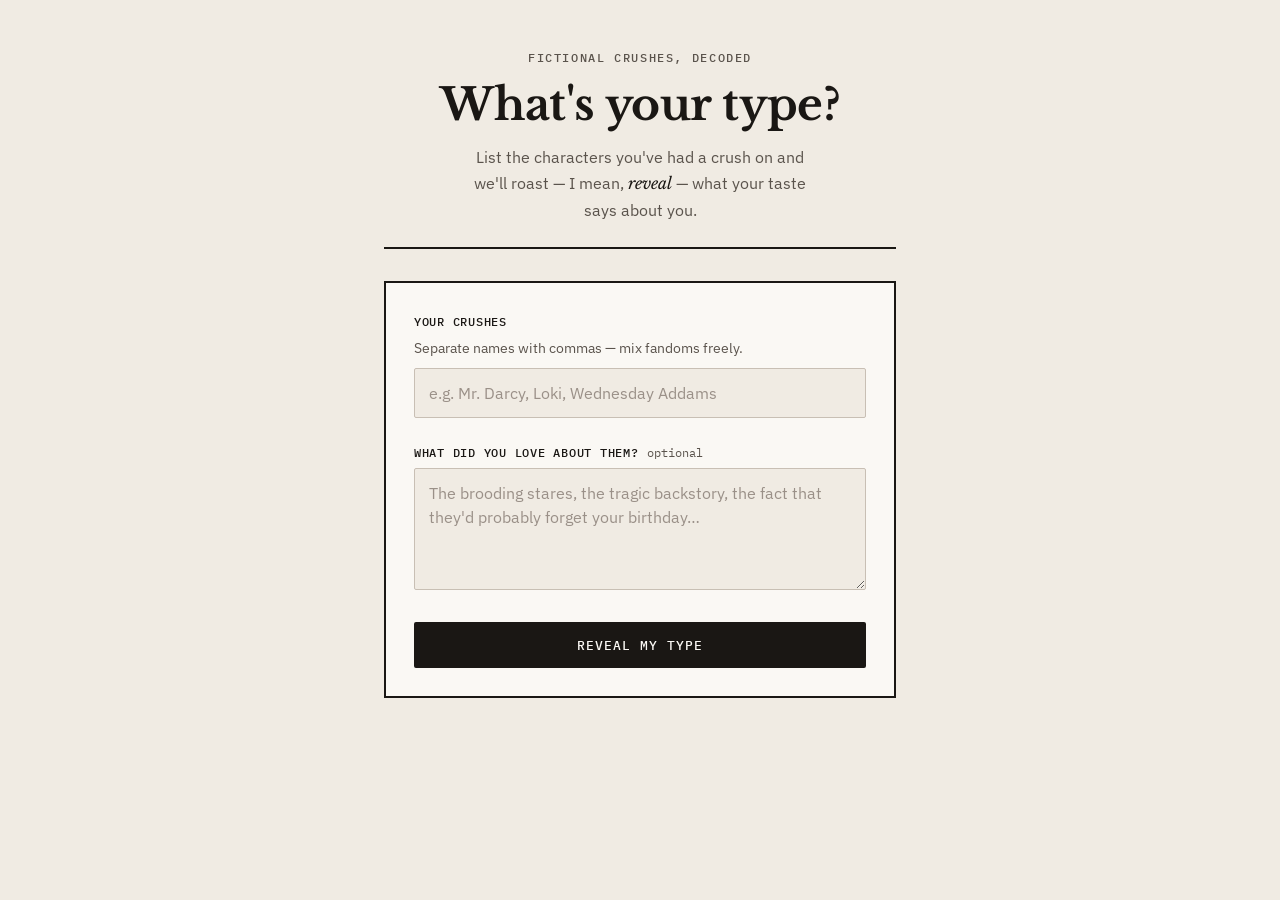
<file: index.html>
<!DOCTYPE html>
<html lang="en">
<head>
  <meta charset="UTF-8">
  <meta name="viewport" content="width=device-width, initial-scale=1.0">
  <title>What's your type?</title>
  <link rel="preconnect" href="https://fonts.googleapis.com">
  <link rel="preconnect" href="https://fonts.gstatic.com" crossorigin>
  <link href="https://fonts.googleapis.com/css2?family=IBM+Plex+Mono:wght@400;500&family=IBM+Plex+Sans:wght@400;500;600&family=Libre+Baskerville:ital,wght@0,400;0,700;1,400&display=swap" rel="stylesheet">
  <link rel="stylesheet" href="style.css">
</head>
<body class="page-input">
  <main class="container">
    <header class="header">
      <p class="eyebrow">Fictional crushes, decoded</p>
      <h1>What's your type?</h1>
      <p class="subtitle">
        List the characters you've had a crush on and we'll roast — I mean,
        <em>reveal</em> — what your taste says about you.
      </p>
    </header>

    <form id="analyze-form" class="form" novalidate>
      <div class="form-group">
        <label for="characters">Your crushes</label>
        <p class="field-hint">Separate names with commas — mix fandoms freely.</p>
        <input
          type="text"
          id="characters"
          name="characters"
          placeholder="e.g. Mr. Darcy, Loki, Wednesday Addams"
          autocomplete="off"
          required
        >
      </div>

      <div class="form-group">
        <label for="notes">
          What did you love about them?
          <span class="label-optional">optional</span>
        </label>
        <textarea
          id="notes"
          name="notes"
          rows="4"
          placeholder="The brooding stares, the tragic backstory, the fact that they'd probably forget your birthday…"
        ></textarea>
      </div>

      <div class="form-actions">
        <button type="submit" id="submit-btn" class="btn btn-primary">
          <span class="btn-label">Reveal my type</span>
          <span class="btn-spinner" hidden aria-hidden="true"></span>
        </button>
      </div>

      <p id="error-message" class="error-message" hidden role="alert"></p>
    </form>
  </main>

  <script src="main.js"></script>
</body>
</html>
</file>
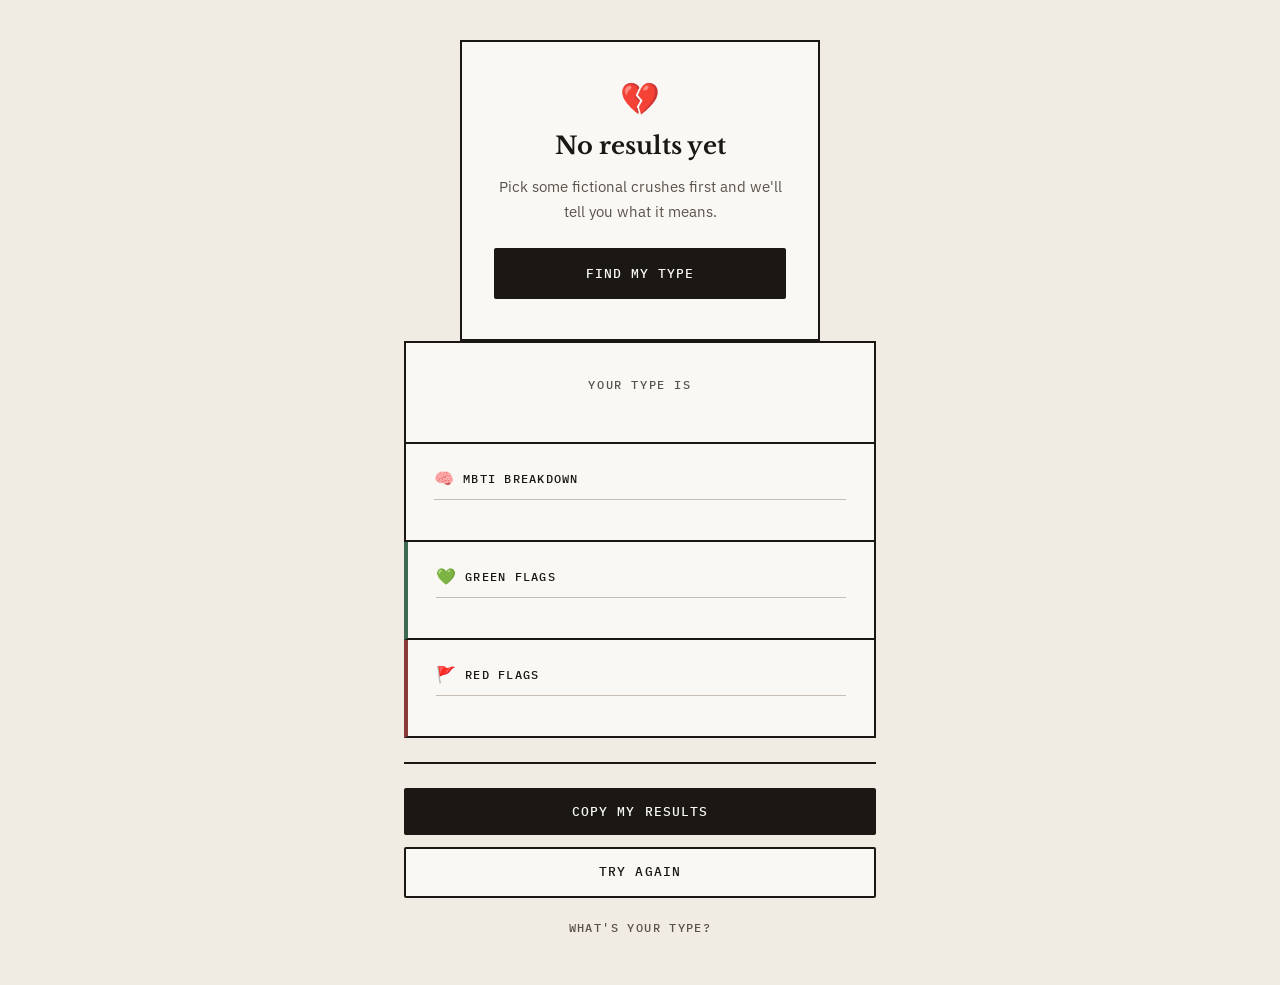
<file: results.html>
<!DOCTYPE html>
<html lang="en">
<head>
  <meta charset="UTF-8">
  <meta name="viewport" content="width=device-width, initial-scale=1.0">
  <title>Your type — What's your type?</title>
  <link rel="preconnect" href="https://fonts.googleapis.com">
  <link rel="preconnect" href="https://fonts.gstatic.com" crossorigin>
  <link href="https://fonts.googleapis.com/css2?family=IBM+Plex+Mono:wght@400;500&family=IBM+Plex+Sans:wght@400;500;600&family=Libre+Baskerville:ital,wght@0,400;0,700;1,400&display=swap" rel="stylesheet">
  <link rel="stylesheet" href="style.css">
</head>
<body class="page-results">
  <main class="container container--results">
    <div id="results-empty" class="results-empty" hidden>
      <div class="card card-empty">
        <p class="empty-icon" aria-hidden="true">💔</p>
        <h1>No results yet</h1>
        <p class="empty-text">Pick some fictional crushes first and we'll tell you what it means.</p>
        <a href="index.html" class="btn btn-primary">Find my type</a>
      </div>
    </div>

    <div id="results-content" class="results-stack" hidden>
      <article class="card card-hero" id="capture-hero">
        <p class="eyebrow">Your type is</p>
        <h1 id="type-title" class="type-title"></h1>
        <p id="type-summary" class="type-summary"></p>
      </article>

      <article class="card">
        <h2 class="card-heading">
          <span class="card-icon" aria-hidden="true">🧠</span>
          MBTI breakdown
        </h2>
        <ul id="mbti-list" class="mbti-list"></ul>
      </article>

      <article class="card card-green">
        <h2 class="card-heading">
          <span class="card-icon" aria-hidden="true">💚</span>
          Green flags
        </h2>
        <ul id="green-flags" class="flag-list"></ul>
      </article>

      <article class="card card-red">
        <h2 class="card-heading">
          <span class="card-icon" aria-hidden="true">🚩</span>
          Red flags
        </h2>
        <ul id="red-flags" class="flag-list"></ul>
      </article>

      <div class="results-actions">
        <button type="button" id="copy-btn" class="btn btn-primary">
          <span id="copy-btn-label">Copy my results</span>
        </button>
        <a href="index.html" class="btn btn-secondary">Try again</a>
      </div>

      <p class="results-brand">What's your type?</p>
    </div>
  </main>

  <script src="main.js"></script>
</body>
</html>
</file>
<file: style.css>
/* ============================================
   What's your type? — Retro / clean
   ============================================ */

:root {
  --color-bg: #f0ebe3;
  --color-surface: #faf8f4;
  --color-text: #1a1714;
  --color-text-muted: #5a534c;
  --color-border: #1a1714;
  --color-border-light: #c8bfb4;
  --color-accent: #b85c28;
  --color-accent-hover: #9a4a1e;
  --color-error: #8b2e2e;
  --font-display: "Libre Baskerville", Georgia, "Times New Roman", serif;
  --font-sans: "IBM Plex Sans", system-ui, sans-serif;
  --font-mono: "IBM Plex Mono", "Courier New", monospace;
  --radius: 2px;
  --max-width: 560px;
}

*,
*::before,
*::after {
  box-sizing: border-box;
}

body {
  margin: 0;
  min-height: 100vh;
  font-family: var(--font-sans);
  font-size: 1rem;
  line-height: 1.65;
  color: var(--color-text);
  background: var(--color-bg);
}

.page-input,
.page-results {
  background: var(--color-bg);
}

.container {
  position: relative;
  max-width: var(--max-width);
  margin: 0 auto;
  padding: 3rem 1.5rem 4rem;
}

/* Header */

.header {
  margin-bottom: 2rem;
  text-align: center;
  padding-bottom: 1.5rem;
  border-bottom: 2px solid var(--color-border);
}

.eyebrow {
  margin: 0 0 0.75rem;
  font-family: var(--font-mono);
  font-size: 0.72rem;
  font-weight: 500;
  letter-spacing: 0.14em;
  text-transform: uppercase;
  color: var(--color-text-muted);
}

.header h1 {
  margin: 0 0 0.75rem;
  font-family: var(--font-display);
  font-size: clamp(2rem, 5.5vw, 2.75rem);
  font-weight: 700;
  line-height: 1.2;
  letter-spacing: -0.01em;
}

.subtitle {
  margin: 0 auto;
  max-width: 36ch;
  color: var(--color-text-muted);
  font-size: 1rem;
}

.subtitle em {
  font-family: var(--font-display);
  font-style: italic;
  color: var(--color-text);
}

/* Form */

.form {
  background: var(--color-surface);
  border: 2px solid var(--color-border);
  padding: 1.75rem;
}

.form-group {
  margin-bottom: 1.5rem;
}

.form-group:last-of-type {
  margin-bottom: 1.75rem;
}

.form-group label {
  display: flex;
  align-items: baseline;
  gap: 0.5rem;
  margin-bottom: 0.35rem;
  font-family: var(--font-mono);
  font-size: 0.78rem;
  font-weight: 500;
  letter-spacing: 0.06em;
  text-transform: uppercase;
}

.label-optional {
  font-weight: 400;
  text-transform: lowercase;
  letter-spacing: 0;
  color: var(--color-text-muted);
}

.field-hint {
  margin: 0 0 0.5rem;
  font-size: 0.875rem;
  color: var(--color-text-muted);
}

.form-group input[type="text"],
.form-group textarea {
  width: 100%;
  padding: 0.75rem 0.85rem;
  font-family: var(--font-sans);
  font-size: 1rem;
  line-height: 1.5;
  color: var(--color-text);
  border: 1.5px solid var(--color-border-light);
  border-radius: var(--radius);
  background: var(--color-bg);
  transition: border-color 0.15s ease;
}

.form-group input[type="text"]::placeholder,
.form-group textarea::placeholder {
  color: #9a9088;
}

.form-group input[type="text"]:focus,
.form-group textarea:focus {
  outline: none;
  border-color: var(--color-border);
}

.form-group textarea {
  resize: vertical;
  min-height: 6rem;
}

.form-actions {
  display: flex;
}

/* Buttons */

.btn {
  display: inline-flex;
  align-items: center;
  justify-content: center;
  gap: 0.5rem;
  padding: 0.8rem 1.5rem;
  font-family: var(--font-mono);
  font-size: 0.82rem;
  font-weight: 500;
  letter-spacing: 0.08em;
  text-transform: uppercase;
  text-decoration: none;
  border: 2px solid var(--color-border);
  border-radius: var(--radius);
  cursor: pointer;
  transition: background 0.15s ease, color 0.15s ease;
}

.btn-primary {
  width: 100%;
  color: var(--color-surface);
  background: var(--color-border);
}

.btn-primary:hover:not(:disabled) {
  background: var(--color-accent);
  border-color: var(--color-accent);
}

.btn-primary:disabled {
  opacity: 0.55;
  cursor: not-allowed;
}

.btn-spinner {
  width: 1rem;
  height: 1rem;
  border: 2px solid rgba(250, 248, 244, 0.35);
  border-top-color: var(--color-surface);
  border-radius: 50%;
  animation: spin 0.7s linear infinite;
}

.btn-secondary {
  width: 100%;
  color: var(--color-text);
  background: var(--color-surface);
}

.btn-secondary:hover {
  background: var(--color-bg);
}

/* Error */

.error-message {
  margin: 1.25rem 0 0;
  padding: 0.75rem 1rem;
  color: var(--color-error);
  font-size: 0.9rem;
  background: var(--color-bg);
  border: 1.5px solid var(--color-error);
  border-radius: var(--radius);
}

@keyframes spin {
  to { transform: rotate(360deg); }
}

/* Results page */

.container--results {
  max-width: 520px;
  padding-top: 2.5rem;
  padding-bottom: 3rem;
}

.results-stack {
  display: flex;
  flex-direction: column;
  gap: 0;
}

.card {
  background: var(--color-surface);
  border: 2px solid var(--color-border);
  border-top: none;
  padding: 1.5rem 1.75rem;
}

.results-stack > .card:first-child,
.results-stack > .card-hero:first-child {
  border-top: 2px solid var(--color-border);
}

.card-hero {
  text-align: center;
  padding: 2rem 1.75rem;
  background: var(--color-surface);
}

.card-hero .eyebrow {
  margin-bottom: 0.5rem;
}

.type-title {
  margin: 0 0 1rem;
  font-family: var(--font-display);
  font-size: clamp(1.75rem, 5vw, 2.25rem);
  font-weight: 700;
  line-height: 1.2;
  letter-spacing: -0.01em;
}

.type-summary {
  margin: 0;
  font-size: 1rem;
  line-height: 1.7;
  color: var(--color-text-muted);
}

.card-heading {
  display: flex;
  align-items: center;
  gap: 0.5rem;
  margin: 0 0 1rem;
  padding-bottom: 0.65rem;
  font-family: var(--font-mono);
  font-size: 0.78rem;
  font-weight: 500;
  letter-spacing: 0.1em;
  text-transform: uppercase;
  border-bottom: 1px solid var(--color-border-light);
}

.card-icon {
  font-size: 1rem;
  line-height: 1;
}

.card-green {
  border-left: 4px solid #3d6b4f;
}

.card-red {
  border-left: 4px solid #8b3a3a;
}

/* MBTI list */

.mbti-list {
  list-style: none;
  margin: 0;
  padding: 0;
  display: flex;
  flex-direction: column;
  gap: 0;
}

.mbti-item {
  padding: 1rem 0;
  border-bottom: 1px solid var(--color-border-light);
}

.mbti-item:last-child {
  padding-bottom: 0;
  border-bottom: none;
}

.mbti-item:first-child {
  padding-top: 0;
}

.mbti-item--empty {
  color: var(--color-text-muted);
  font-size: 0.95rem;
}

.mbti-item-header {
  display: flex;
  align-items: center;
  justify-content: space-between;
  gap: 0.75rem;
  margin-bottom: 0.35rem;
}

.mbti-name {
  font-family: var(--font-display);
  font-weight: 700;
  font-size: 1rem;
}

.mbti-badge {
  flex-shrink: 0;
  padding: 0.15rem 0.5rem;
  font-family: var(--font-mono);
  font-size: 0.72rem;
  font-weight: 500;
  letter-spacing: 0.08em;
  color: var(--color-text);
  background: var(--color-bg);
  border: 1.5px solid var(--color-border);
  border-radius: var(--radius);
}

.mbti-blurb {
  margin: 0;
  font-size: 0.92rem;
  line-height: 1.6;
  color: var(--color-text-muted);
}

/* Flag lists */

.flag-list {
  list-style: none;
  margin: 0;
  padding: 0;
  display: flex;
  flex-direction: column;
  gap: 0.6rem;
}

.flag-list li {
  position: relative;
  padding-left: 1.1rem;
  font-size: 0.95rem;
  line-height: 1.6;
}

.flag-list li::before {
  content: "—";
  position: absolute;
  left: 0;
  font-family: var(--font-mono);
  font-weight: 500;
}

.card-green .flag-list li::before {
  color: #3d6b4f;
}

.card-red .flag-list li::before {
  color: #8b3a3a;
}

/* Results actions */

.results-actions {
  display: flex;
  flex-direction: column;
  gap: 0.75rem;
  margin-top: 1.5rem;
  padding-top: 1.5rem;
  border-top: 2px solid var(--color-border);
}

.results-brand {
  margin: 1.25rem 0 0;
  text-align: center;
  font-family: var(--font-mono);
  font-size: 0.72rem;
  font-weight: 500;
  letter-spacing: 0.12em;
  text-transform: uppercase;
  color: var(--color-text-muted);
}

/* Empty state */

.results-empty {
  display: flex;
  justify-content: center;
}

.card-empty {
  text-align: center;
  padding: 2.5rem 2rem;
  max-width: 360px;
  border-top: 2px solid var(--color-border);
}

.empty-icon {
  margin: 0 0 0.75rem;
  font-size: 2rem;
  line-height: 1;
}

.card-empty h1 {
  margin: 0 0 0.5rem;
  font-family: var(--font-display);
  font-size: 1.5rem;
}

.empty-text {
  margin: 0 0 1.5rem;
  color: var(--color-text-muted);
  font-size: 0.95rem;
}
</file>
